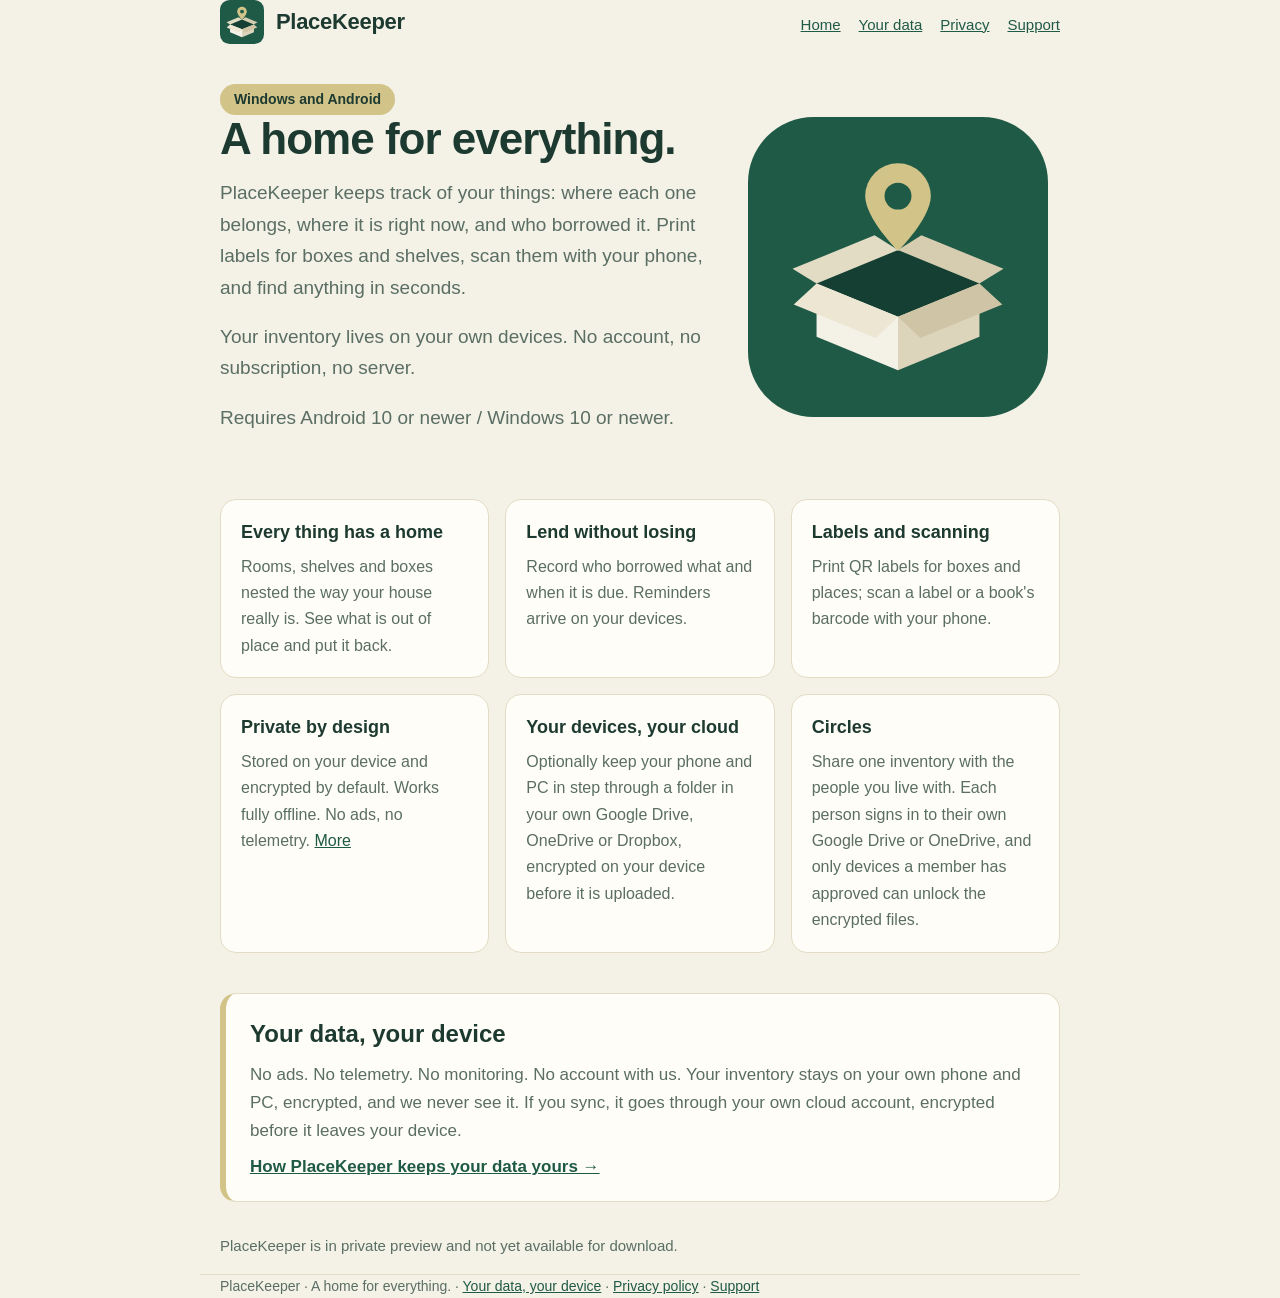
<file: index.html>
<!doctype html><html lang="en"><head><meta charset="utf-8"><title>The Automation Geek</title><meta http-equiv="refresh" content="0; url=placekeeper/"><link rel="canonical" href="placekeeper/"></head><body><p><a href="placekeeper/">PlaceKeeper</a></p></body></html>
</file>
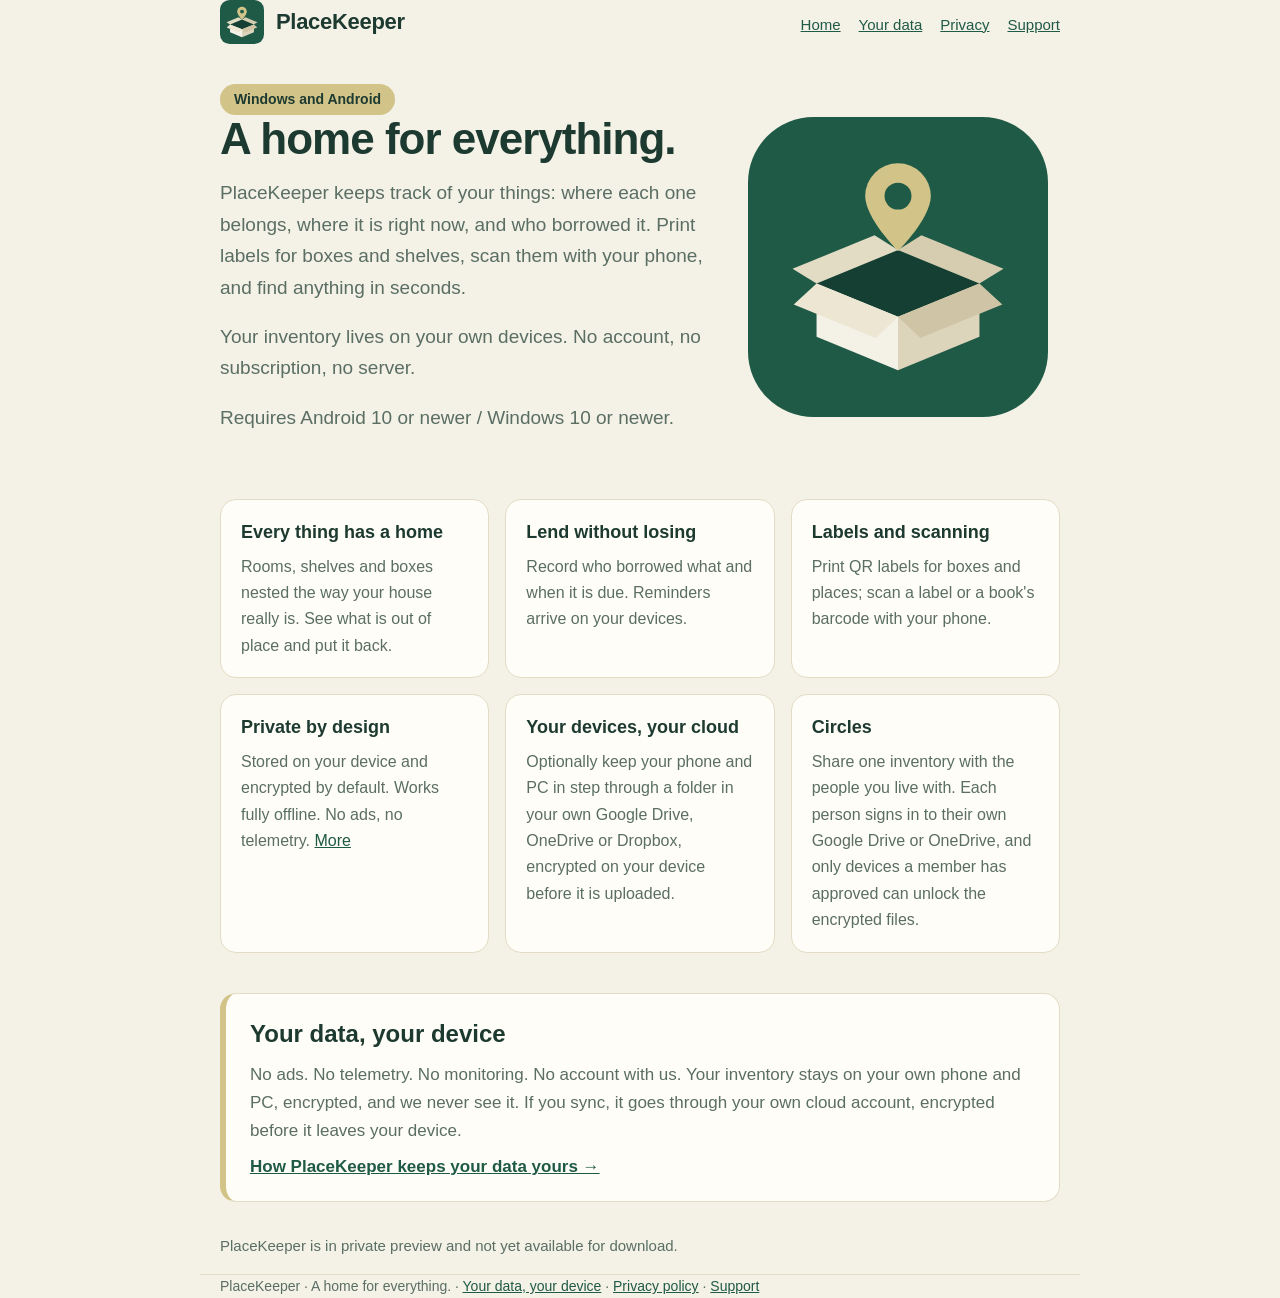
<file: placekeeper/index.html>
<!doctype html><html lang="en"><head><meta charset="utf-8"><meta name="viewport" content="width=device-width, initial-scale=1"><link rel="icon" href="assets/icon-192.png"><link rel="stylesheet" href="style.css"><title>PlaceKeeper — a home for everything</title><meta name="description" content="PlaceKeeper keeps track of your belongings: where each thing lives, where it is now and who borrowed it. On your own devices, offline."></head><body>
<header class="wrap top"><a class="brand" href="./"><img src="assets/icon.svg" alt="">PlaceKeeper</a><nav><a href="./">Home</a><a href="your-data.html">Your data</a><a href="privacy.html">Privacy</a><a href="support.html">Support</a></nav></header>
<main class="wrap">
<section class="hero"><div><span class="pill">Windows and Android</span><h1>A home for everything.</h1><p>PlaceKeeper keeps track of your things: where each one belongs, where it is right now, and who borrowed it. Print labels for boxes and shelves, scan them with your phone, and find anything in seconds.</p><p>Your inventory lives on your own devices. No account, no subscription, no server.</p><p class="meta">Requires Android 10 or newer / Windows 10 or newer.</p></div><img src="assets/icon.svg" alt="PlaceKeeper icon: an open box with a gold place pin"></section>
<section class="grid">
<div class="card"><h3>Every thing has a home</h3><p>Rooms, shelves and boxes nested the way your house really is. See what is out of place and put it back.</p></div>
<div class="card"><h3>Lend without losing</h3><p>Record who borrowed what and when it is due. Reminders arrive on your devices.</p></div>
<div class="card"><h3>Labels and scanning</h3><p>Print QR labels for boxes and places; scan a label or a book's barcode with your phone.</p></div>
<div class="card"><h3>Private by design</h3><p>Stored on your device and encrypted by default. Works fully offline. No ads, no telemetry. <a href="your-data.html">More</a></p></div>
<div class="card"><h3>Your devices, your cloud</h3><p>Optionally keep your phone and PC in step through a folder in your own Google Drive, OneDrive or Dropbox, encrypted on your device before it is uploaded.</p></div>
<div class="card"><h3>Circles</h3><p>Share one inventory with the people you live with. Each person signs in to their own Google Drive or OneDrive, and only devices a member has approved can unlock the encrypted files.</p></div>
</section>
<section class="promise"><h2>Your data, your device</h2><p>No ads. No telemetry. No monitoring. No account with us. Your inventory stays on your own phone and PC, encrypted, and we never see it. If you sync, it goes through your own cloud account, encrypted before it leaves your device.</p><p><a href="your-data.html">How PlaceKeeper keeps your data yours →</a></p></section>
<p class="meta">PlaceKeeper is in private preview and not yet available for download.</p>
</main>
<footer class="wrap">PlaceKeeper · A home for everything. · <a href="your-data.html">Your data, your device</a> · <a href="privacy.html">Privacy policy</a> · <a href="support.html">Support</a></footer>
</body></html>
</file>
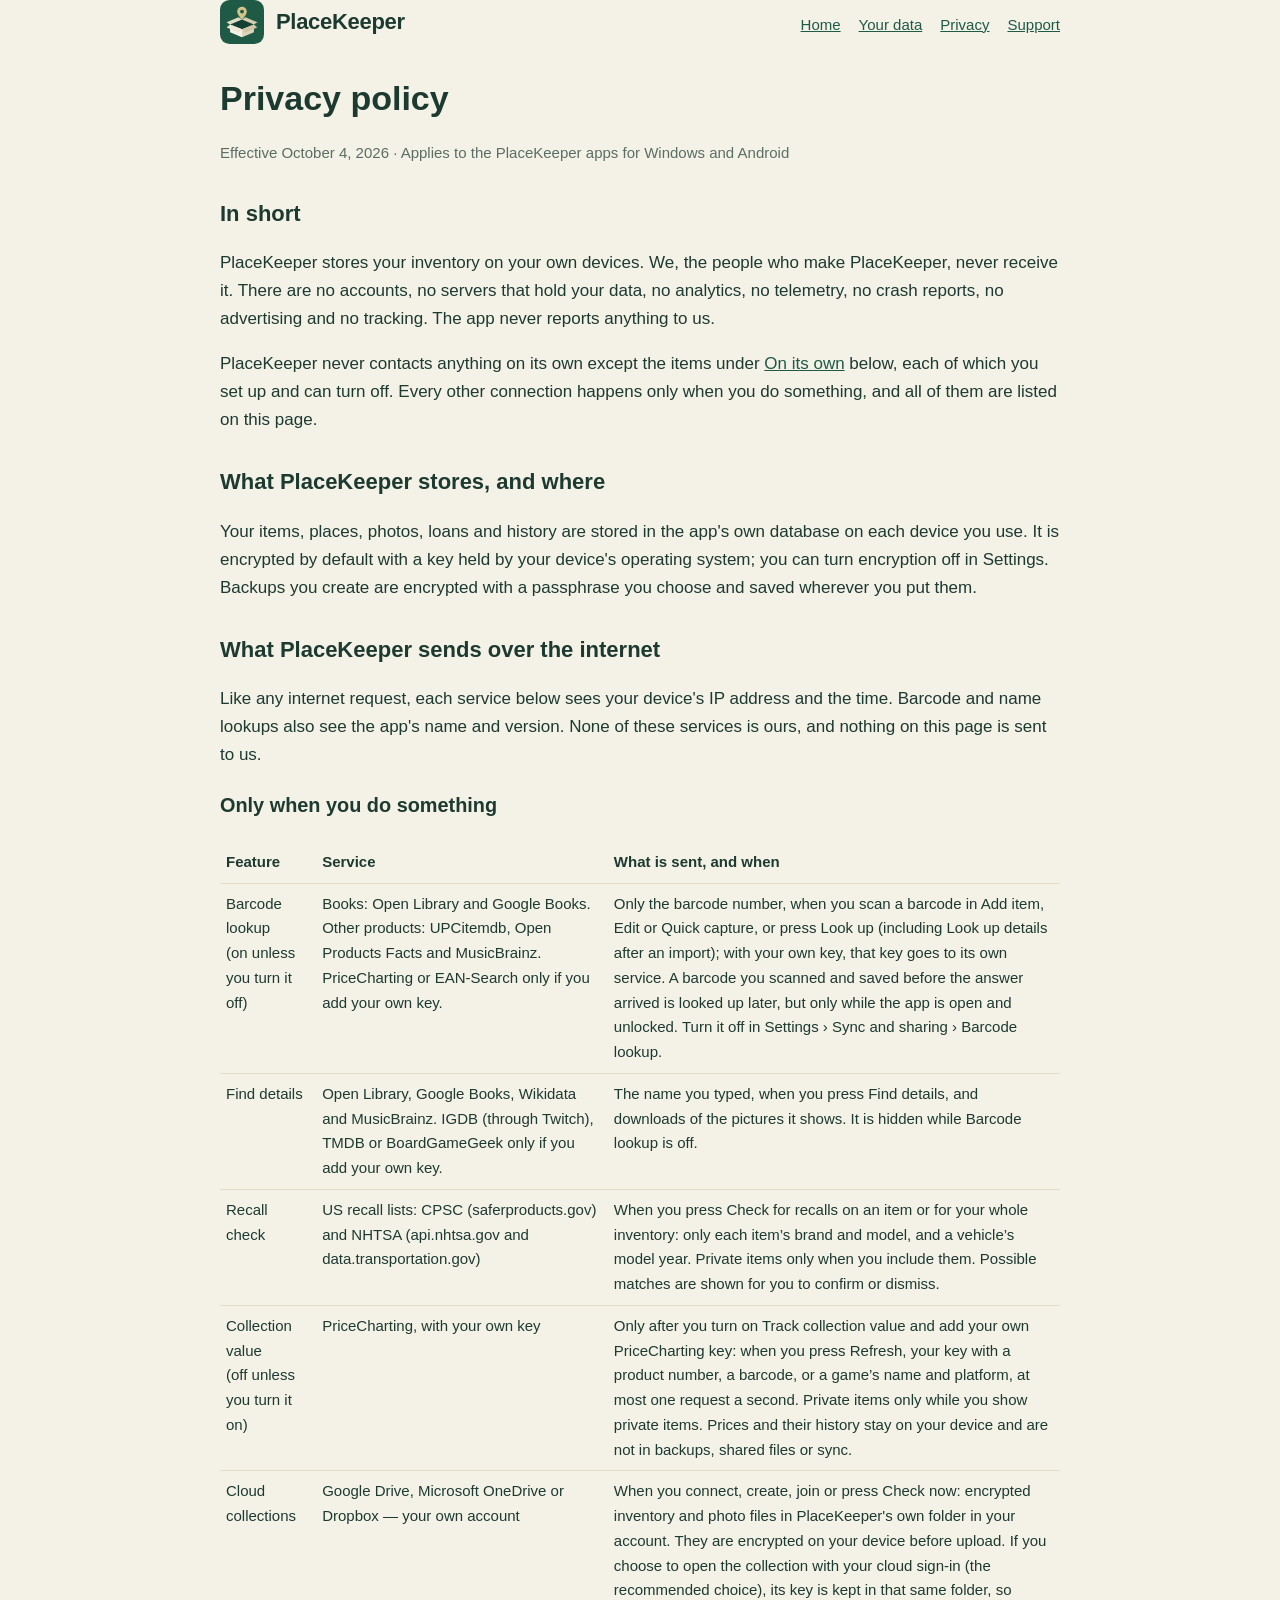
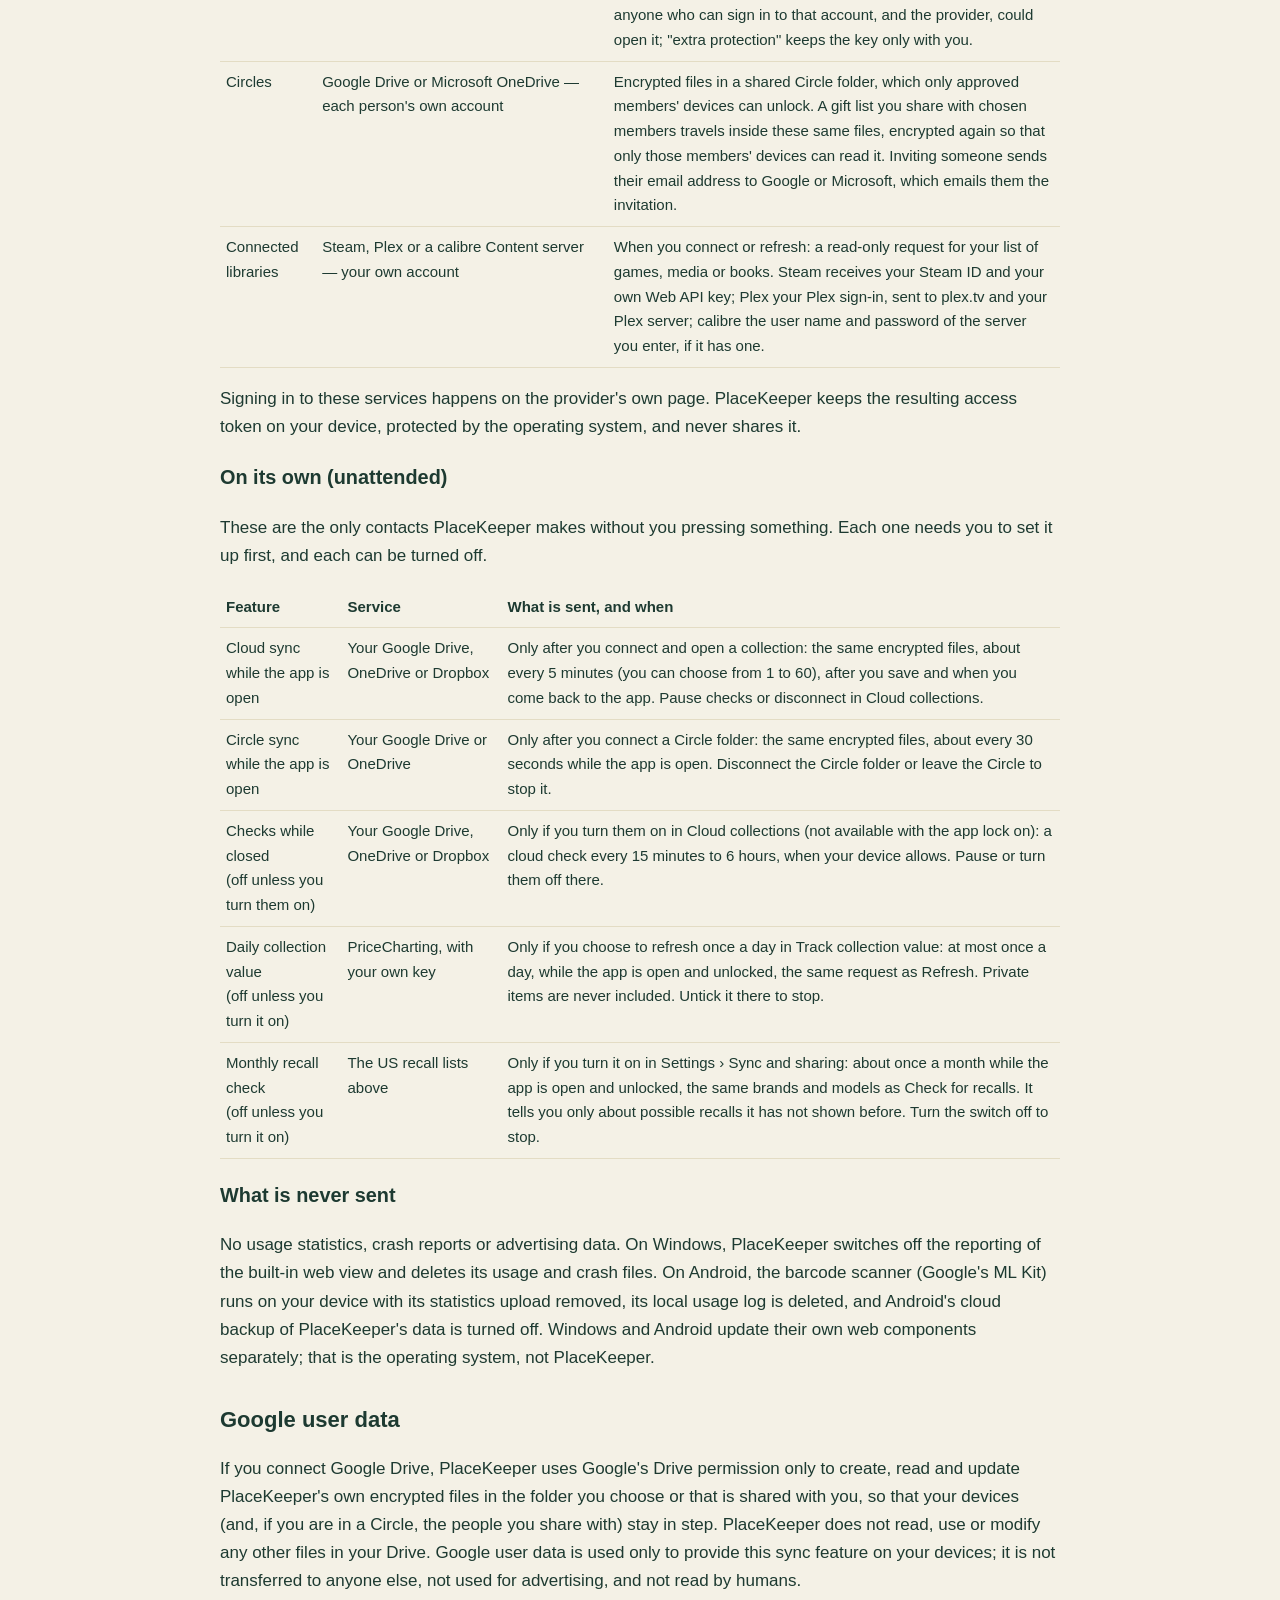
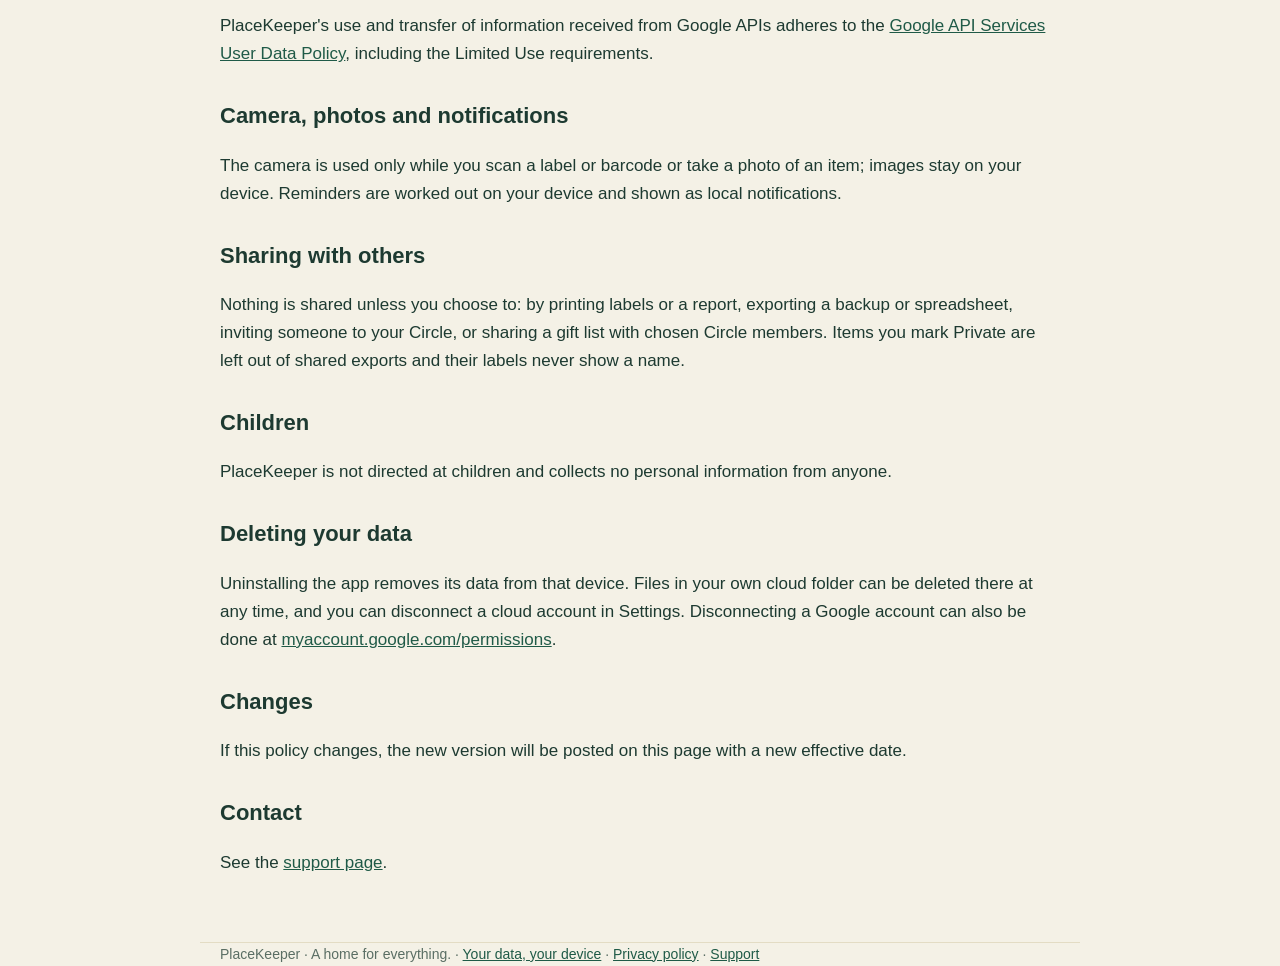
<file: placekeeper/privacy.html>
<!doctype html><html lang="en"><head><meta charset="utf-8"><meta name="viewport" content="width=device-width, initial-scale=1"><link rel="icon" href="assets/icon-192.png"><link rel="stylesheet" href="style.css"><title>Privacy policy — PlaceKeeper</title></head><body>
<header class="wrap top"><a class="brand" href="./"><img src="assets/icon.svg" alt="">PlaceKeeper</a><nav><a href="./">Home</a><a href="your-data.html">Your data</a><a href="privacy.html">Privacy</a><a href="support.html">Support</a></nav></header>
<main class="wrap doc">
<h1>Privacy policy</h1>
<p class="meta">Effective October 4, 2026 · Applies to the PlaceKeeper apps for Windows and Android</p>
<h2>In short</h2>
<p>PlaceKeeper stores your inventory on your own devices. We, the people who make PlaceKeeper, never receive it. There are no accounts, no servers that hold your data, no analytics, no telemetry, no crash reports, no advertising and no tracking. The app never reports anything to us.</p>
<p>PlaceKeeper never contacts anything on its own except the items under <a href="#on-its-own">On its own</a> below, each of which you set up and can turn off. Every other connection happens only when you do something, and all of them are listed on this page.</p>
<h2>What PlaceKeeper stores, and where</h2>
<p>Your items, places, photos, loans and history are stored in the app's own database on each device you use. It is encrypted by default with a key held by your device's operating system; you can turn encryption off in Settings. Backups you create are encrypted with a passphrase you choose and saved wherever you put them.</p>
<h2>What PlaceKeeper sends over the internet</h2>
<p>Like any internet request, each service below sees your device's IP address and the time. Barcode and name lookups also see the app's name and version. None of these services is ours, and nothing on this page is sent to us.</p>
<h3>Only when you do something</h3>
<table>
<tr><th>Feature</th><th>Service</th><th>What is sent, and when</th></tr>
<tr><td>Barcode lookup<br>(on unless you turn it off)</td><td>Books: Open Library and Google Books. Other products: UPCitemdb, Open Products Facts and MusicBrainz. PriceCharting or EAN-Search only if you add your own key.</td><td>Only the barcode number, when you scan a barcode in Add item, Edit or Quick capture, or press Look up (including Look up details after an import); with your own key, that key goes to its own service. A barcode you scanned and saved before the answer arrived is looked up later, but only while the app is open and unlocked. Turn it off in Settings › Sync and sharing › Barcode lookup.</td></tr>
<tr><td>Find details</td><td>Open Library, Google Books, Wikidata and MusicBrainz. IGDB (through Twitch), TMDB or BoardGameGeek only if you add your own key.</td><td>The name you typed, when you press Find details, and downloads of the pictures it shows. It is hidden while Barcode lookup is off.</td></tr>
<tr><td>Recall check</td><td>US recall lists: CPSC (saferproducts.gov) and NHTSA (api.nhtsa.gov and data.transportation.gov)</td><td>When you press Check for recalls on an item or for your whole inventory: only each item’s brand and model, and a vehicle’s model year. Private items only when you include them. Possible matches are shown for you to confirm or dismiss.</td></tr>
<tr><td>Collection value<br>(off unless you turn it on)</td><td>PriceCharting, with your own key</td><td>Only after you turn on Track collection value and add your own PriceCharting key: when you press Refresh, your key with a product number, a barcode, or a game’s name and platform, at most one request a second. Private items only while you show private items. Prices and their history stay on your device and are not in backups, shared files or sync.</td></tr>
<tr><td>Cloud collections</td><td>Google Drive, Microsoft OneDrive or Dropbox — your own account</td><td>When you connect, create, join or press Check now: encrypted inventory and photo files in PlaceKeeper's own folder in your account. They are encrypted on your device before upload. If you choose to open the collection with your cloud sign-in (the recommended choice), its key is kept in that same folder, so anyone who can sign in to that account, and the provider, could open it; "extra protection" keeps the key only with you.</td></tr>
<tr><td>Circles</td><td>Google Drive or Microsoft OneDrive — each person's own account</td><td>Encrypted files in a shared Circle folder, which only approved members' devices can unlock. A gift list you share with chosen members travels inside these same files, encrypted again so that only those members' devices can read it. Inviting someone sends their email address to Google or Microsoft, which emails them the invitation.</td></tr>
<tr><td>Connected libraries</td><td>Steam, Plex or a calibre Content server — your own account</td><td>When you connect or refresh: a read-only request for your list of games, media or books. Steam receives your Steam ID and your own Web API key; Plex your Plex sign-in, sent to plex.tv and your Plex server; calibre the user name and password of the server you enter, if it has one.</td></tr>
</table>
<p>Signing in to these services happens on the provider's own page. PlaceKeeper keeps the resulting access token on your device, protected by the operating system, and never shares it.</p>
<h3 id="on-its-own">On its own (unattended)</h3>
<p>These are the only contacts PlaceKeeper makes without you pressing something. Each one needs you to set it up first, and each can be turned off.</p>
<table>
<tr><th>Feature</th><th>Service</th><th>What is sent, and when</th></tr>
<tr><td>Cloud sync while the app is open</td><td>Your Google Drive, OneDrive or Dropbox</td><td>Only after you connect and open a collection: the same encrypted files, about every 5 minutes (you can choose from 1 to 60), after you save and when you come back to the app. Pause checks or disconnect in Cloud collections.</td></tr>
<tr><td>Circle sync while the app is open</td><td>Your Google Drive or OneDrive</td><td>Only after you connect a Circle folder: the same encrypted files, about every 30 seconds while the app is open. Disconnect the Circle folder or leave the Circle to stop it.</td></tr>
<tr><td>Checks while closed<br>(off unless you turn them on)</td><td>Your Google Drive, OneDrive or Dropbox</td><td>Only if you turn them on in Cloud collections (not available with the app lock on): a cloud check every 15 minutes to 6 hours, when your device allows. Pause or turn them off there.</td></tr>
<tr><td>Daily collection value<br>(off unless you turn it on)</td><td>PriceCharting, with your own key</td><td>Only if you choose to refresh once a day in Track collection value: at most once a day, while the app is open and unlocked, the same request as Refresh. Private items are never included. Untick it there to stop.</td></tr>
<tr><td>Monthly recall check<br>(off unless you turn it on)</td><td>The US recall lists above</td><td>Only if you turn it on in Settings › Sync and sharing: about once a month while the app is open and unlocked, the same brands and models as Check for recalls. It tells you only about possible recalls it has not shown before. Turn the switch off to stop.</td></tr>
</table>
<h3>What is never sent</h3>
<p>No usage statistics, crash reports or advertising data. On Windows, PlaceKeeper switches off the reporting of the built-in web view and deletes its usage and crash files. On Android, the barcode scanner (Google's ML Kit) runs on your device with its statistics upload removed, its local usage log is deleted, and Android's cloud backup of PlaceKeeper's data is turned off. Windows and Android update their own web components separately; that is the operating system, not PlaceKeeper.</p>
<h2>Google user data</h2>
<p>If you connect Google Drive, PlaceKeeper uses Google's Drive permission only to create, read and update PlaceKeeper's own encrypted files in the folder you choose or that is shared with you, so that your devices (and, if you are in a Circle, the people you share with) stay in step. PlaceKeeper does not read, use or modify any other files in your Drive. Google user data is used only to provide this sync feature on your devices; it is not transferred to anyone else, not used for advertising, and not read by humans.</p>
<p>PlaceKeeper's use and transfer of information received from Google APIs adheres to the <a href="https://developers.google.com/terms/api-services-user-data-policy">Google API Services User Data Policy</a>, including the Limited Use requirements.</p>
<h2>Camera, photos and notifications</h2>
<p>The camera is used only while you scan a label or barcode or take a photo of an item; images stay on your device. Reminders are worked out on your device and shown as local notifications.</p>
<h2>Sharing with others</h2>
<p>Nothing is shared unless you choose to: by printing labels or a report, exporting a backup or spreadsheet, inviting someone to your Circle, or sharing a gift list with chosen Circle members. Items you mark Private are left out of shared exports and their labels never show a name.</p>
<h2>Children</h2>
<p>PlaceKeeper is not directed at children and collects no personal information from anyone.</p>
<h2>Deleting your data</h2>
<p>Uninstalling the app removes its data from that device. Files in your own cloud folder can be deleted there at any time, and you can disconnect a cloud account in Settings. Disconnecting a Google account can also be done at <a href="https://myaccount.google.com/permissions">myaccount.google.com/permissions</a>.</p>
<h2>Changes</h2>
<p>If this policy changes, the new version will be posted on this page with a new effective date.</p>
<h2>Contact</h2>
<p>See the <a href="support.html">support page</a>.</p>
</main>
<footer class="wrap">PlaceKeeper · A home for everything. · <a href="your-data.html">Your data, your device</a> · <a href="privacy.html">Privacy policy</a> · <a href="support.html">Support</a></footer>
</body></html>
</file>
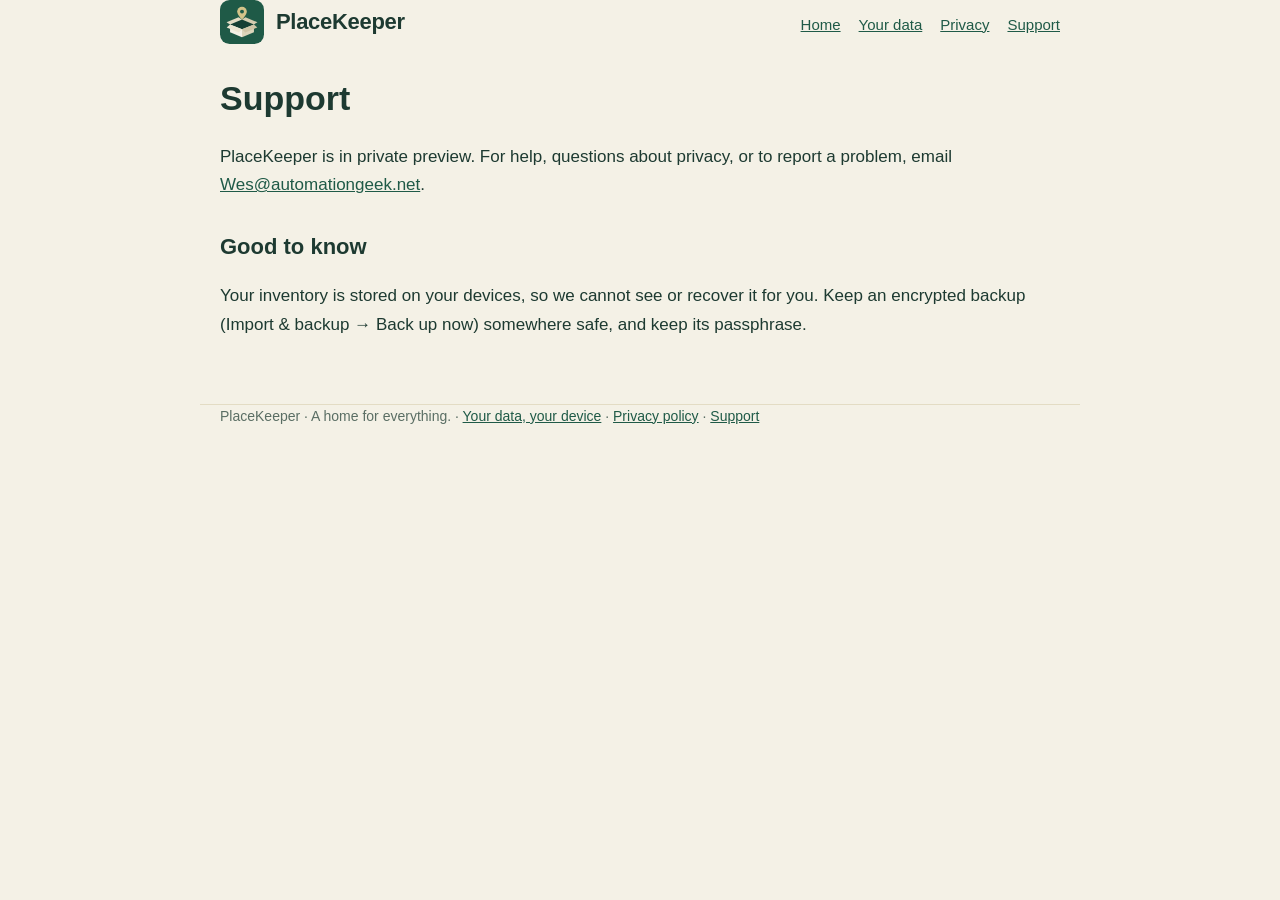
<file: placekeeper/support.html>
<!doctype html><html lang="en"><head><meta charset="utf-8"><meta name="viewport" content="width=device-width, initial-scale=1"><link rel="icon" href="assets/icon-192.png"><link rel="stylesheet" href="style.css"><title>Support — PlaceKeeper</title></head><body>
<header class="wrap top"><a class="brand" href="./"><img src="assets/icon.svg" alt="">PlaceKeeper</a><nav><a href="./">Home</a><a href="your-data.html">Your data</a><a href="privacy.html">Privacy</a><a href="support.html">Support</a></nav></header>
<main class="wrap doc">
<h1>Support</h1>
<p>PlaceKeeper is in private preview. For help, questions about privacy, or to report a problem, email <a href="mailto:Wes@automationgeek.net">Wes@automationgeek.net</a>.</p>
<h2>Good to know</h2>
<p>Your inventory is stored on your devices, so we cannot see or recover it for you. Keep an encrypted backup (Import &amp; backup → Back up now) somewhere safe, and keep its passphrase.</p>
</main>
<footer class="wrap">PlaceKeeper · A home for everything. · <a href="your-data.html">Your data, your device</a> · <a href="privacy.html">Privacy policy</a> · <a href="support.html">Support</a></footer>
</body></html>
</file>
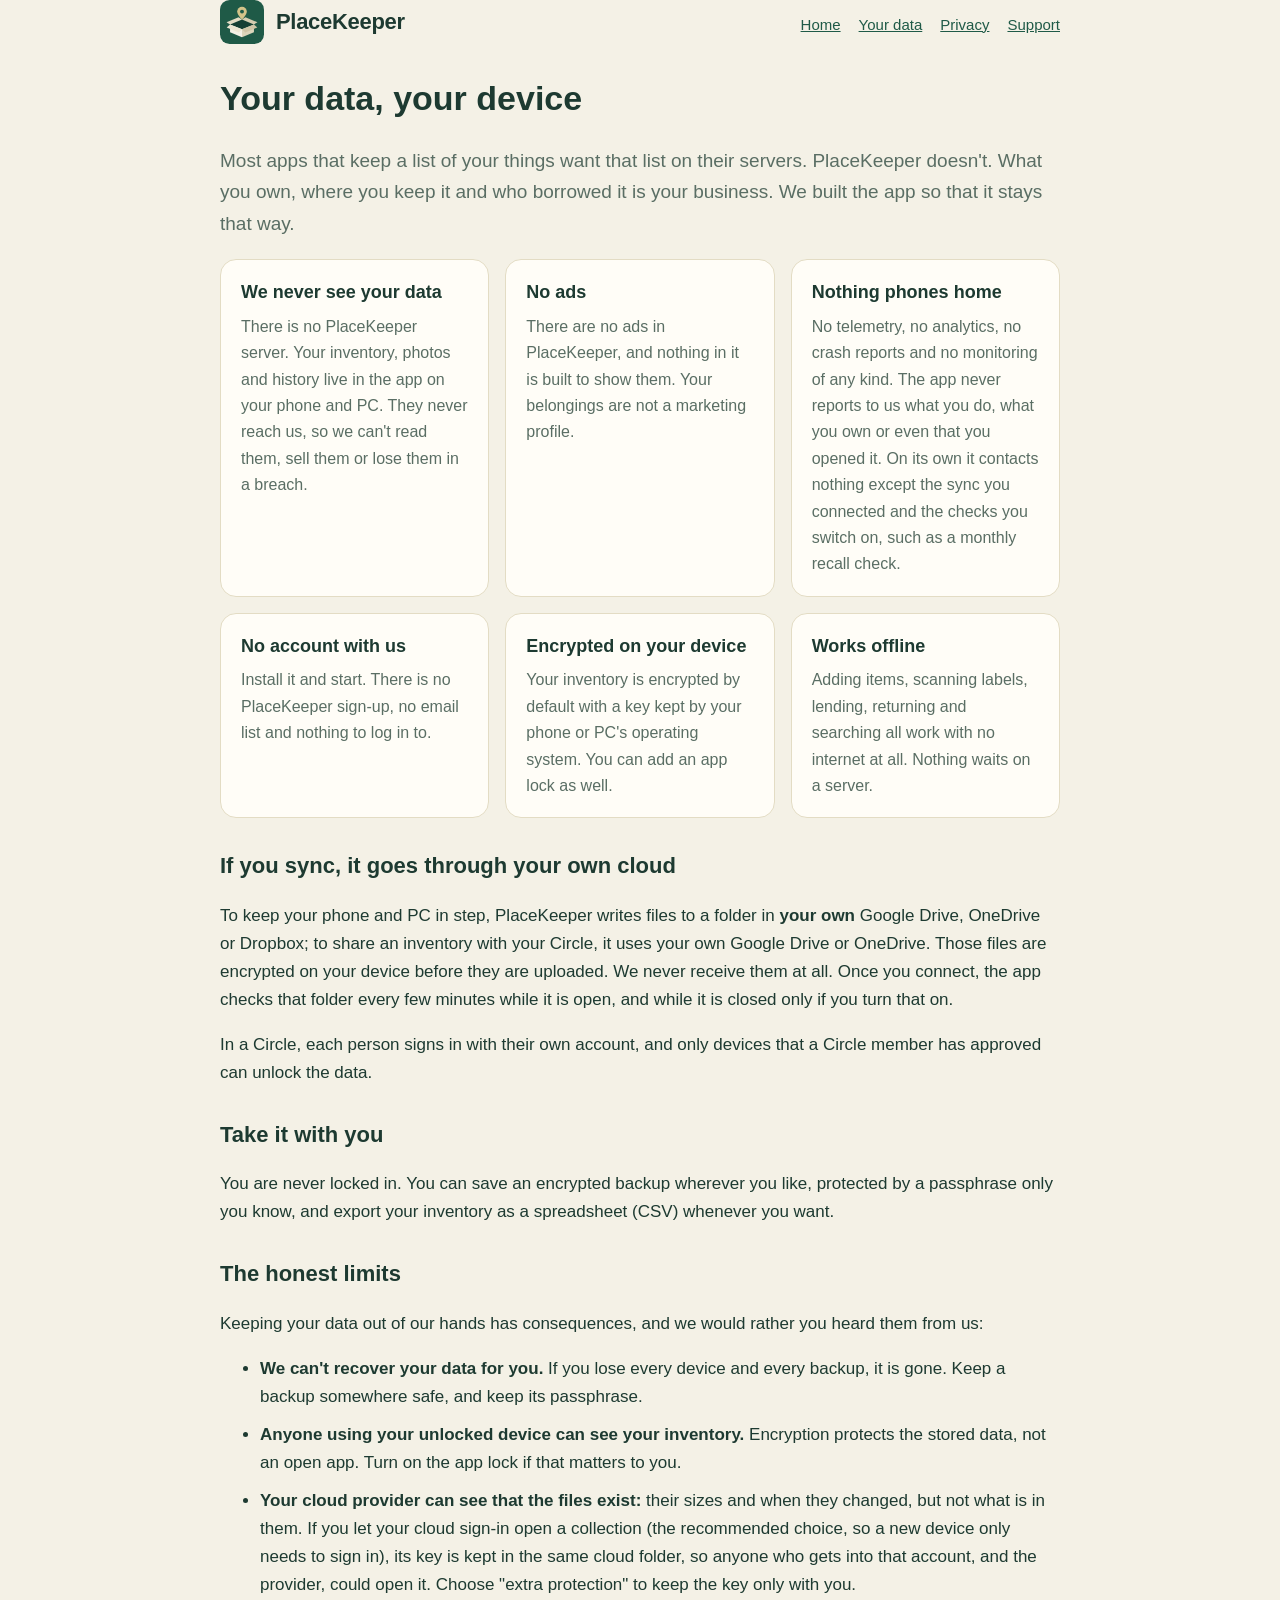
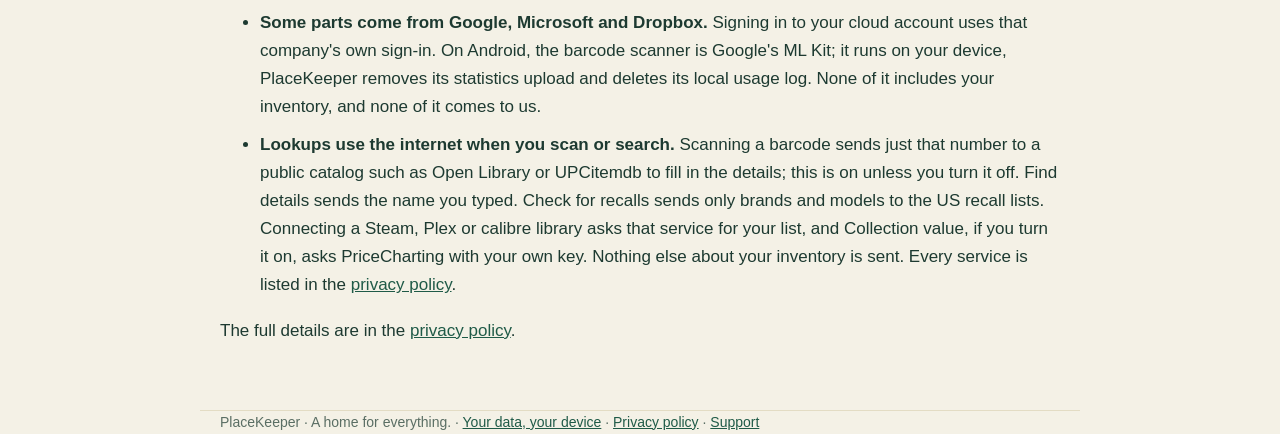
<file: placekeeper/your-data.html>
<!doctype html><html lang="en"><head><meta charset="utf-8"><meta name="viewport" content="width=device-width, initial-scale=1"><link rel="icon" href="assets/icon-192.png"><link rel="stylesheet" href="style.css"><title>Your data, your device — PlaceKeeper</title><meta name="description" content="PlaceKeeper has no ads, no tracking and no server. Your inventory stays on your devices, encrypted, and we never see it."></head><body>
<header class="wrap top"><a class="brand" href="./"><img src="assets/icon.svg" alt="">PlaceKeeper</a><nav><a href="./">Home</a><a href="your-data.html">Your data</a><a href="privacy.html">Privacy</a><a href="support.html">Support</a></nav></header>
<main class="wrap doc">
<h1>Your data, your device</h1>
<p class="lead">Most apps that keep a list of your things want that list on their servers. PlaceKeeper doesn't. What you own, where you keep it and who borrowed it is your business. We built the app so that it stays that way.</p>

<section class="grid promises">
<div class="card"><h3>We never see your data</h3><p>There is no PlaceKeeper server. Your inventory, photos and history live in the app on your phone and PC. They never reach us, so we can't read them, sell them or lose them in a breach.</p></div>
<div class="card"><h3>No ads</h3><p>There are no ads in PlaceKeeper, and nothing in it is built to show them. Your belongings are not a marketing profile.</p></div>
<div class="card"><h3>Nothing phones home</h3><p>No telemetry, no analytics, no crash reports and no monitoring of any kind. The app never reports to us what you do, what you own or even that you opened it. On its own it contacts nothing except the sync you connected and the checks you switch on, such as a monthly recall check.</p></div>
<div class="card"><h3>No account with us</h3><p>Install it and start. There is no PlaceKeeper sign-up, no email list and nothing to log in to.</p></div>
<div class="card"><h3>Encrypted on your device</h3><p>Your inventory is encrypted by default with a key kept by your phone or PC's operating system. You can add an app lock as well.</p></div>
<div class="card"><h3>Works offline</h3><p>Adding items, scanning labels, lending, returning and searching all work with no internet at all. Nothing waits on a server.</p></div>
</section>

<h2>If you sync, it goes through your own cloud</h2>
<p>To keep your phone and PC in step, PlaceKeeper writes files to a folder in <strong>your own</strong> Google Drive, OneDrive or Dropbox; to share an inventory with your Circle, it uses your own Google Drive or OneDrive. Those files are encrypted on your device before they are uploaded. We never receive them at all. Once you connect, the app checks that folder every few minutes while it is open, and while it is closed only if you turn that on.</p>
<p>In a Circle, each person signs in with their own account, and only devices that a Circle member has approved can unlock the data.</p>

<h2>Take it with you</h2>
<p>You are never locked in. You can save an encrypted backup wherever you like, protected by a passphrase only you know, and export your inventory as a spreadsheet (CSV) whenever you want.</p>

<h2>The honest limits</h2>
<p>Keeping your data out of our hands has consequences, and we would rather you heard them from us:</p>
<ul>
<li><strong>We can't recover your data for you.</strong> If you lose every device and every backup, it is gone. Keep a backup somewhere safe, and keep its passphrase.</li>
<li><strong>Anyone using your unlocked device can see your inventory.</strong> Encryption protects the stored data, not an open app. Turn on the app lock if that matters to you.</li>
<li><strong>Your cloud provider can see that the files exist:</strong> their sizes and when they changed, but not what is in them. If you let your cloud sign-in open a collection (the recommended choice, so a new device only needs to sign in), its key is kept in the same cloud folder, so anyone who gets into that account, and the provider, could open it. Choose "extra protection" to keep the key only with you.</li>
<li><strong>Some parts come from Google, Microsoft and Dropbox.</strong> Signing in to your cloud account uses that company's own sign-in. On Android, the barcode scanner is Google's ML Kit; it runs on your device, PlaceKeeper removes its statistics upload and deletes its local usage log. None of it includes your inventory, and none of it comes to us.</li>
<li><strong>Lookups use the internet when you scan or search.</strong> Scanning a barcode sends just that number to a public catalog such as Open Library or UPCitemdb to fill in the details; this is on unless you turn it off. Find details sends the name you typed. Check for recalls sends only brands and models to the US recall lists. Connecting a Steam, Plex or calibre library asks that service for your list, and Collection value, if you turn it on, asks PriceCharting with your own key. Nothing else about your inventory is sent. Every service is listed in the <a href="privacy.html">privacy policy</a>.</li>
</ul>
<p>The full details are in the <a href="privacy.html">privacy policy</a>.</p>
</main>
<footer class="wrap">PlaceKeeper · A home for everything. · <a href="your-data.html">Your data, your device</a> · <a href="privacy.html">Privacy policy</a> · <a href="support.html">Support</a></footer>
</body></html>
</file>
<file: placekeeper/style.css>
:root{--paper:#f4f1e6;--card:#fffdf7;--ink:#1d3a31;--muted:#5a6e64;--green:#1f5a47;--green-deep:#163f33;--gold:#d2c389;--gold-ink:#7a6a2c;--line:#e3dcc4;color-scheme:light dark}
@media (prefers-color-scheme:dark){:root{--paper:#12201b;--card:#18291f;--ink:#e6efe9;--muted:#a9b9b0;--green:#9ad2b4;--green-deep:#b9e3cb;--gold:#d2c389;--gold-ink:#d2c389;--line:#2a3d33}}
*{box-sizing:border-box}
body{margin:0;background:var(--paper);color:var(--ink);font:17px/1.65 "Segoe UI",Roboto,"Helvetica Neue",Arial,sans-serif}
a{color:var(--green)}
.wrap{max-width:880px;margin:0 auto;padding:0 20px}
header{padding:22px 0}
.brand{display:flex;align-items:center;gap:12px;text-decoration:none;color:var(--ink);font-weight:700;font-size:22px;letter-spacing:-.3px}
.brand img{width:44px;height:44px}
nav{display:flex;gap:18px;flex-wrap:wrap;margin-top:6px;font-size:15px}
.top{display:flex;justify-content:space-between;align-items:center;gap:16px;flex-wrap:wrap}
.hero{display:grid;grid-template-columns:1.2fr .8fr;gap:32px;align-items:center;padding:40px 0 24px}
.hero h1{font-size:44px;line-height:1.1;margin:0 0 14px;letter-spacing:-1px}
.hero p{font-size:19px;color:var(--muted);margin:0 0 18px}
.hero img{width:100%;max-width:300px;justify-self:center}
.pill{display:inline-block;background:var(--gold);color:#1d3a31;border-radius:999px;padding:4px 14px;font-size:14px;font-weight:600}
.grid{display:grid;grid-template-columns:repeat(auto-fit,minmax(240px,1fr));gap:16px;margin:24px 0 40px}
.card{background:var(--card);border:1px solid var(--line);border-radius:16px;padding:18px 20px}
.card h3{margin:0 0 6px;font-size:18px}
.card p{margin:0;color:var(--muted);font-size:16px}
main.doc{padding:16px 20px 48px}
main.doc h1{font-size:34px;margin:10px 0 4px}
main.doc h2{font-size:22px;margin:30px 0 8px}
.meta{color:var(--muted);font-size:15px}
table{border-collapse:collapse;width:100%;font-size:15px}
td,th{border-bottom:1px solid var(--line);padding:8px 6px;text-align:left;vertical-align:top}
footer{border-top:1px solid var(--line);padding:22px 0 40px;color:var(--muted);font-size:14px}
@media (max-width:720px){.hero{grid-template-columns:1fr;padding-top:16px}.hero h1{font-size:34px}.hero img{max-width:180px;order:-1}}
.lead{font-size:19px;color:var(--muted)}
.promises{margin:20px 0 8px}
.promise{background:var(--card);border:1px solid var(--line);border-left:6px solid var(--gold);border-radius:16px;padding:20px 24px;margin:0 0 32px}
.promise h2{margin:0 0 8px;font-size:24px}
.promise p{margin:0 0 8px;color:var(--muted)}
.promise p:last-child{margin:0;font-weight:600}
main.doc li{margin:0 0 10px}
</file>
